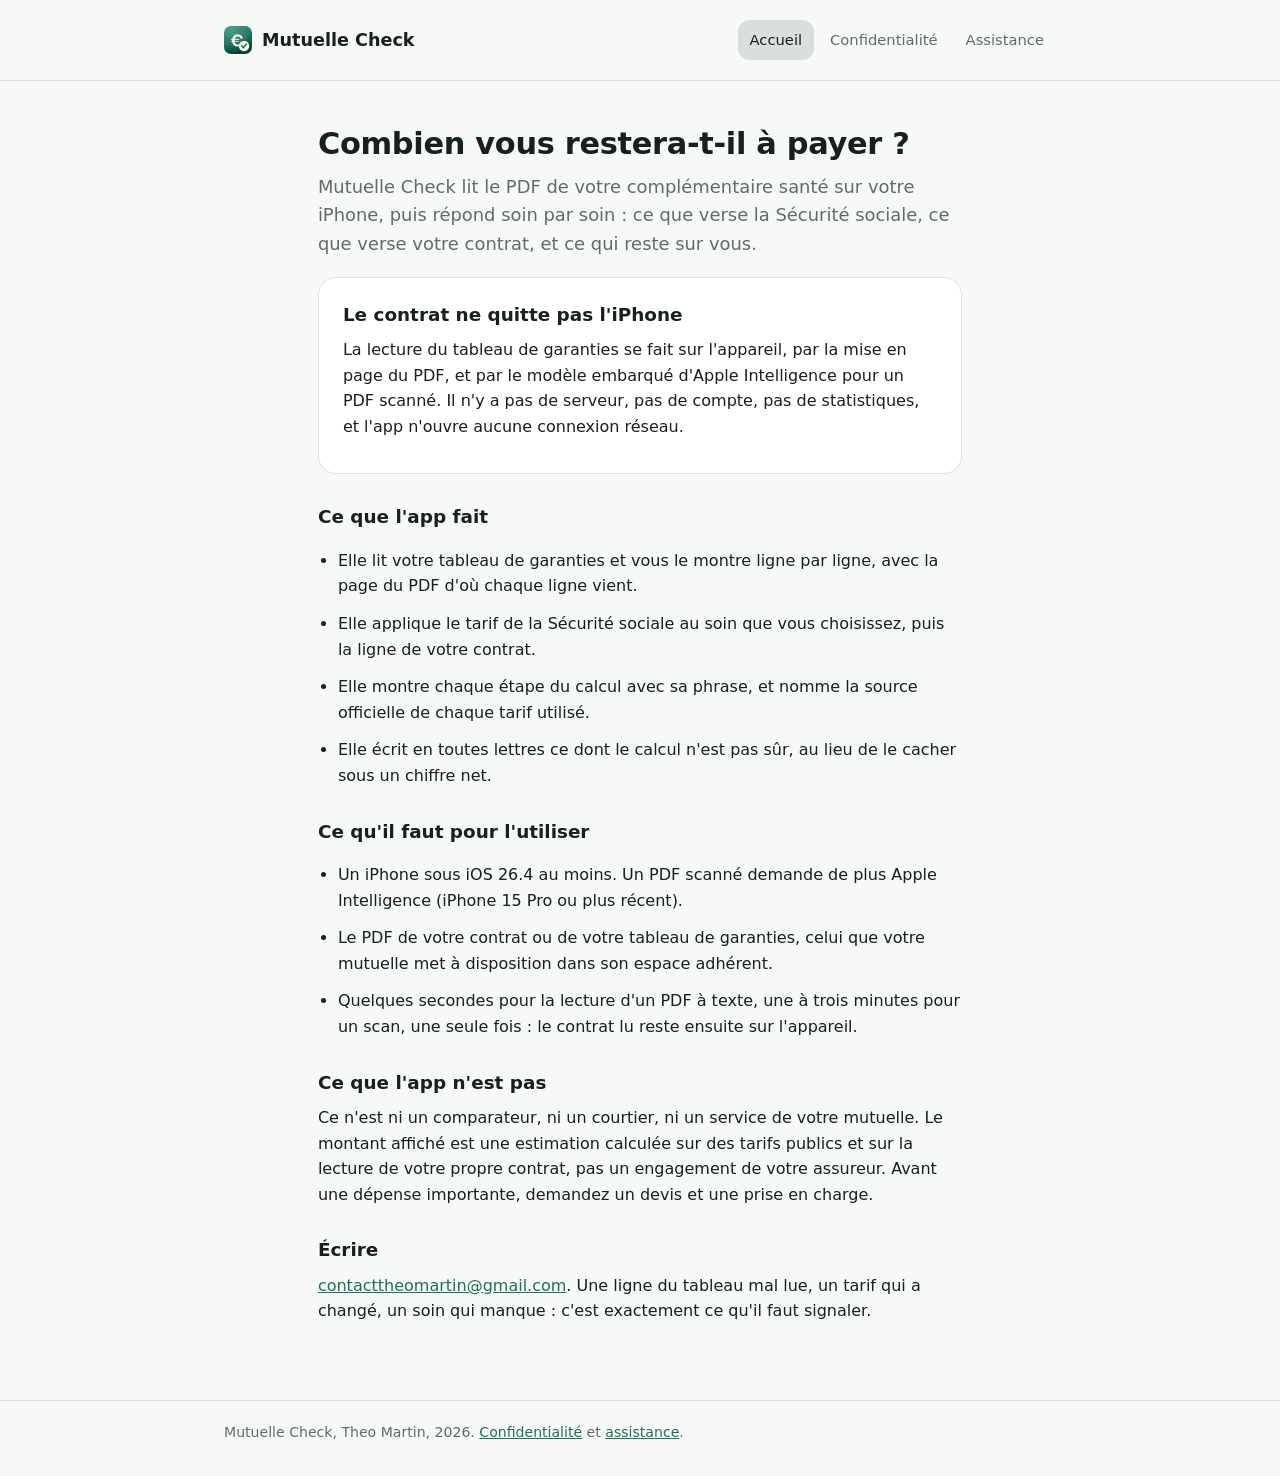
<file: index.html>
<!doctype html>
<html lang="fr">
<head>
<meta charset="utf-8">
<meta name="viewport" content="width=device-width, initial-scale=1">
<title>Mutuelle Check, ce que votre contrat rembourse vraiment</title>
<meta name="description" content="Mutuelle Check lit le PDF de votre complémentaire santé sur votre iPhone et vous dit, soin par soin, ce que verse la Sécu, ce que verse votre mutuelle et ce qui reste à votre charge.">
<link rel="icon" type="image/png" href="favicon.png">
<link rel="apple-touch-icon" href="favicon.png">
<link rel="stylesheet" href="style.css">
</head>
<body>

<header class="site">
  <div class="wrap">
    <a class="brand" href="./"><img src="favicon.png" alt=""> Mutuelle Check</a>
    <nav class="pages">
      <a href="./" aria-current="page">Accueil</a>
      <a href="privacy.html">Confidentialité</a>
      <a href="support.html">Assistance</a>
    </nav>
  </div>
</header>

<main>
  <div class="wrap measure">
    <h1>Combien vous restera-t-il à payer ?</h1>
    <p class="lead">Mutuelle Check lit le PDF de votre complémentaire santé sur votre iPhone, puis répond soin par soin : ce que verse la Sécurité sociale, ce que verse votre contrat, et ce qui reste sur vous.</p>

    <div class="card">
      <h2>Le contrat ne quitte pas l'iPhone</h2>
      <p>La lecture du tableau de garanties se fait sur l'appareil, par la mise en page du PDF, et par le modèle embarqué d'Apple Intelligence pour un PDF scanné. Il n'y a pas de serveur, pas de compte, pas de statistiques, et l'app n'ouvre aucune connexion réseau.</p>
    </div>

    <h2>Ce que l'app fait</h2>
    <ul>
      <li>Elle lit votre tableau de garanties et vous le montre ligne par ligne, avec la page du PDF d'où chaque ligne vient.</li>
      <li>Elle applique le tarif de la Sécurité sociale au soin que vous choisissez, puis la ligne de votre contrat.</li>
      <li>Elle montre chaque étape du calcul avec sa phrase, et nomme la source officielle de chaque tarif utilisé.</li>
      <li>Elle écrit en toutes lettres ce dont le calcul n'est pas sûr, au lieu de le cacher sous un chiffre net.</li>
    </ul>

    <h2>Ce qu'il faut pour l'utiliser</h2>
    <ul>
      <li>Un iPhone sous iOS 26.4 au moins. Un PDF scanné demande de plus Apple Intelligence (iPhone 15 Pro ou plus récent).</li>
      <li>Le PDF de votre contrat ou de votre tableau de garanties, celui que votre mutuelle met à disposition dans son espace adhérent.</li>
      <li>Quelques secondes pour la lecture d'un PDF à texte, une à trois minutes pour un scan, une seule fois : le contrat lu reste ensuite sur l'appareil.</li>
    </ul>

    <h2>Ce que l'app n'est pas</h2>
    <p>Ce n'est ni un comparateur, ni un courtier, ni un service de votre mutuelle. Le montant affiché est une estimation calculée sur des tarifs publics et sur la lecture de votre propre contrat, pas un engagement de votre assureur. Avant une dépense importante, demandez un devis et une prise en charge.</p>

    <h2>Écrire</h2>
    <p><a href="mailto:contacttheomartin@gmail.com">contacttheomartin@gmail.com</a>. Une ligne du tableau mal lue, un tarif qui a changé, un soin qui manque : c'est exactement ce qu'il faut signaler.</p>
  </div>
</main>

<footer class="site">
  <div class="wrap">Mutuelle Check, Theo Martin, 2026. <a href="privacy.html">Confidentialité</a> et <a href="support.html">assistance</a>.</div>
</footer>

</body>
</html>
</file>
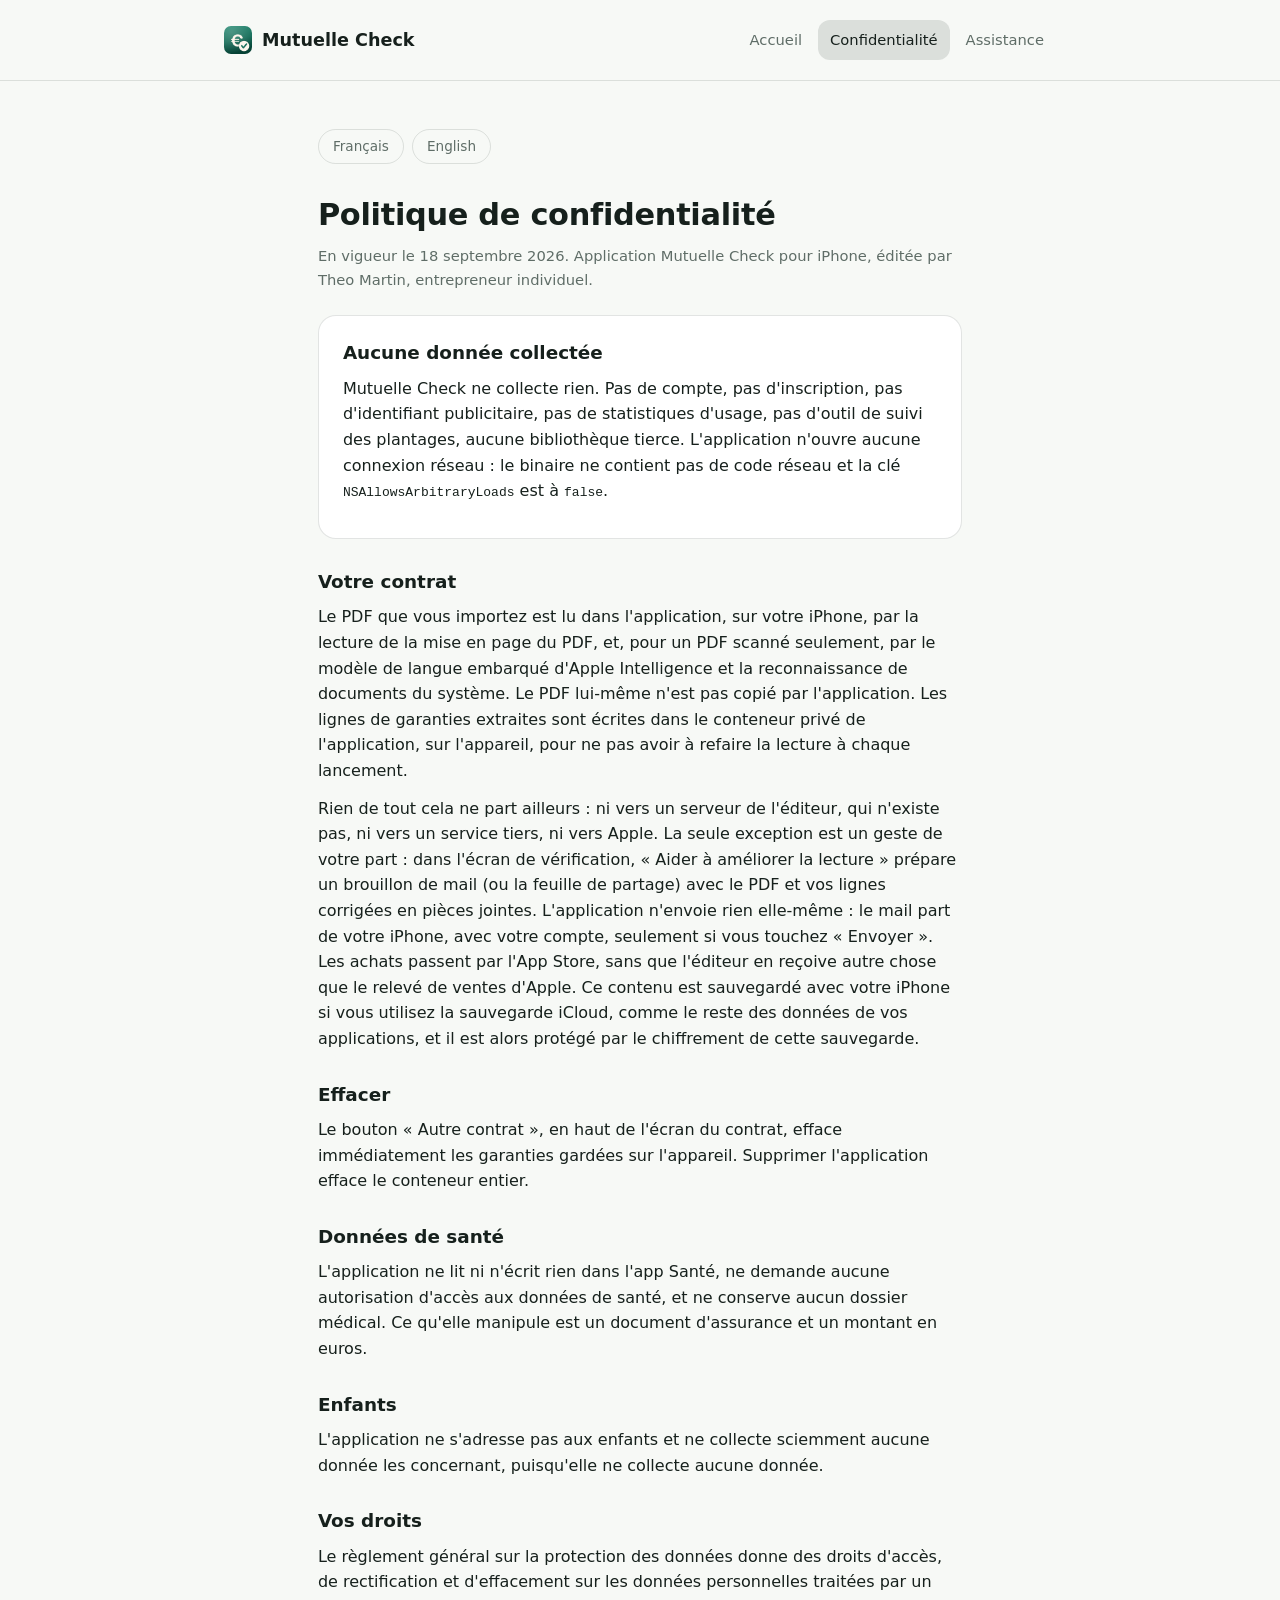
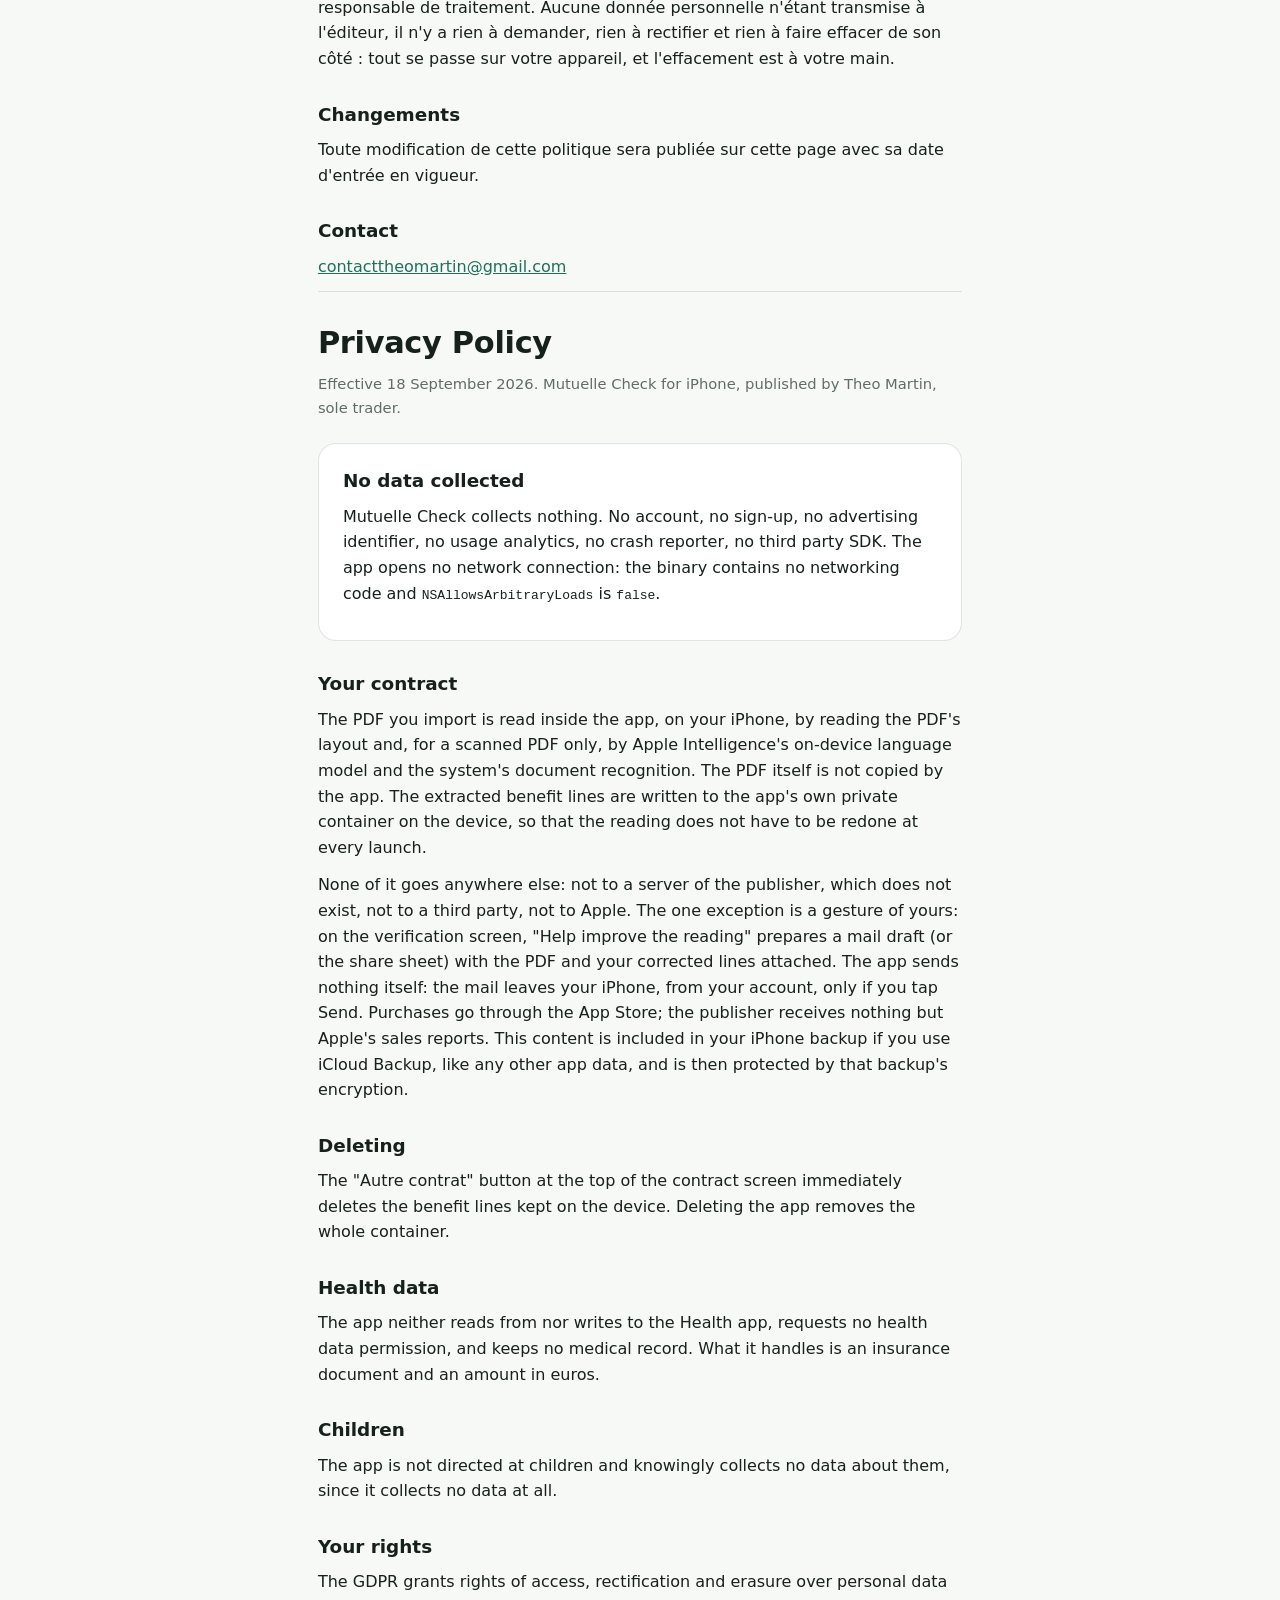
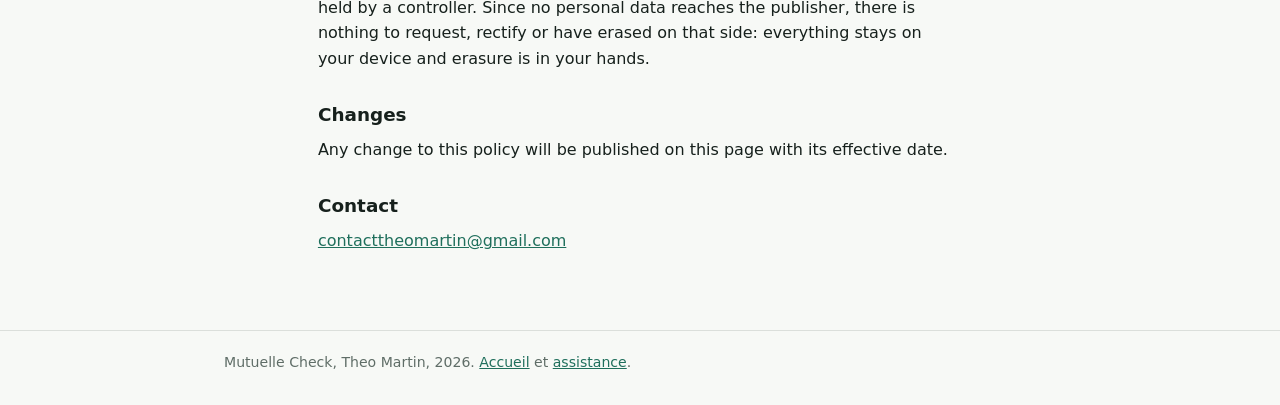
<file: privacy.html>
<!doctype html>
<html lang="fr">
<head>
<meta charset="utf-8">
<meta name="viewport" content="width=device-width, initial-scale=1">
<title>Mutuelle Check, politique de confidentialité / Privacy Policy</title>
<meta name="description" content="Mutuelle Check ne collecte aucune donnée : pas de compte, pas de serveur, pas de statistiques, aucune requête réseau. Le contrat est lu et gardé sur l'iPhone.">
<link rel="icon" type="image/png" href="favicon.png">
<link rel="apple-touch-icon" href="favicon.png">
<link rel="stylesheet" href="style.css">
</head>
<body>

<header class="site">
  <div class="wrap">
    <a class="brand" href="./"><img src="favicon.png" alt=""> Mutuelle Check</a>
    <nav class="pages">
      <a href="./">Accueil</a>
      <a href="privacy.html" aria-current="page">Confidentialité</a>
      <a href="support.html">Assistance</a>
    </nav>
  </div>
</header>

<main>
  <div class="wrap measure">
    <div class="lang-switch"><a href="#fr">Français</a><a href="#en">English</a></div>

    <section class="lang" id="fr">
      <h1>Politique de confidentialité</h1>
      <p class="effective">En vigueur le 18 septembre 2026. Application Mutuelle Check pour iPhone, éditée par Theo Martin, entrepreneur individuel.</p>

      <div class="card">
        <h2>Aucune donnée collectée</h2>
        <p>Mutuelle Check ne collecte rien. Pas de compte, pas d'inscription, pas d'identifiant publicitaire, pas de statistiques d'usage, pas d'outil de suivi des plantages, aucune bibliothèque tierce. L'application n'ouvre aucune connexion réseau : le binaire ne contient pas de code réseau et la clé <code>NSAllowsArbitraryLoads</code> est à <code>false</code>.</p>
      </div>

      <h2>Votre contrat</h2>
      <p>Le PDF que vous importez est lu dans l'application, sur votre iPhone, par la lecture de la mise en page du PDF, et, pour un PDF scanné seulement, par le modèle de langue embarqué d'Apple Intelligence et la reconnaissance de documents du système. Le PDF lui-même n'est pas copié par l'application. Les lignes de garanties extraites sont écrites dans le conteneur privé de l'application, sur l'appareil, pour ne pas avoir à refaire la lecture à chaque lancement.</p>
      <p>Rien de tout cela ne part ailleurs : ni vers un serveur de l'éditeur, qui n'existe pas, ni vers un service tiers, ni vers Apple. La seule exception est un geste de votre part : dans l'écran de vérification, « Aider à améliorer la lecture » prépare un brouillon de mail (ou la feuille de partage) avec le PDF et vos lignes corrigées en pièces jointes. L'application n'envoie rien elle-même : le mail part de votre iPhone, avec votre compte, seulement si vous touchez « Envoyer ». Les achats passent par l'App Store, sans que l'éditeur en reçoive autre chose que le relevé de ventes d'Apple. Ce contenu est sauvegardé avec votre iPhone si vous utilisez la sauvegarde iCloud, comme le reste des données de vos applications, et il est alors protégé par le chiffrement de cette sauvegarde.</p>

      <h2>Effacer</h2>
      <p>Le bouton « Autre contrat », en haut de l'écran du contrat, efface immédiatement les garanties gardées sur l'appareil. Supprimer l'application efface le conteneur entier.</p>

      <h2>Données de santé</h2>
      <p>L'application ne lit ni n'écrit rien dans l'app Santé, ne demande aucune autorisation d'accès aux données de santé, et ne conserve aucun dossier médical. Ce qu'elle manipule est un document d'assurance et un montant en euros.</p>

      <h2>Enfants</h2>
      <p>L'application ne s'adresse pas aux enfants et ne collecte sciemment aucune donnée les concernant, puisqu'elle ne collecte aucune donnée.</p>

      <h2>Vos droits</h2>
      <p>Le règlement général sur la protection des données donne des droits d'accès, de rectification et d'effacement sur les données personnelles traitées par un responsable de traitement. Aucune donnée personnelle n'étant transmise à l'éditeur, il n'y a rien à demander, rien à rectifier et rien à faire effacer de son côté : tout se passe sur votre appareil, et l'effacement est à votre main.</p>

      <h2>Changements</h2>
      <p>Toute modification de cette politique sera publiée sur cette page avec sa date d'entrée en vigueur.</p>

      <h2>Contact</h2>
      <p><a href="mailto:contacttheomartin@gmail.com">contacttheomartin@gmail.com</a></p>
    </section>

    <section class="lang" id="en">
      <h1>Privacy Policy</h1>
      <p class="effective">Effective 18 September 2026. Mutuelle Check for iPhone, published by Theo Martin, sole trader.</p>

      <div class="card">
        <h2>No data collected</h2>
        <p>Mutuelle Check collects nothing. No account, no sign-up, no advertising identifier, no usage analytics, no crash reporter, no third party SDK. The app opens no network connection: the binary contains no networking code and <code>NSAllowsArbitraryLoads</code> is <code>false</code>.</p>
      </div>

      <h2>Your contract</h2>
      <p>The PDF you import is read inside the app, on your iPhone, by reading the PDF's layout and, for a scanned PDF only, by Apple Intelligence's on-device language model and the system's document recognition. The PDF itself is not copied by the app. The extracted benefit lines are written to the app's own private container on the device, so that the reading does not have to be redone at every launch.</p>
      <p>None of it goes anywhere else: not to a server of the publisher, which does not exist, not to a third party, not to Apple. The one exception is a gesture of yours: on the verification screen, "Help improve the reading" prepares a mail draft (or the share sheet) with the PDF and your corrected lines attached. The app sends nothing itself: the mail leaves your iPhone, from your account, only if you tap Send. Purchases go through the App Store; the publisher receives nothing but Apple's sales reports. This content is included in your iPhone backup if you use iCloud Backup, like any other app data, and is then protected by that backup's encryption.</p>

      <h2>Deleting</h2>
      <p>The "Autre contrat" button at the top of the contract screen immediately deletes the benefit lines kept on the device. Deleting the app removes the whole container.</p>

      <h2>Health data</h2>
      <p>The app neither reads from nor writes to the Health app, requests no health data permission, and keeps no medical record. What it handles is an insurance document and an amount in euros.</p>

      <h2>Children</h2>
      <p>The app is not directed at children and knowingly collects no data about them, since it collects no data at all.</p>

      <h2>Your rights</h2>
      <p>The GDPR grants rights of access, rectification and erasure over personal data held by a controller. Since no personal data reaches the publisher, there is nothing to request, rectify or have erased on that side: everything stays on your device and erasure is in your hands.</p>

      <h2>Changes</h2>
      <p>Any change to this policy will be published on this page with its effective date.</p>

      <h2>Contact</h2>
      <p><a href="mailto:contacttheomartin@gmail.com">contacttheomartin@gmail.com</a></p>
    </section>
  </div>
</main>

<footer class="site">
  <div class="wrap">Mutuelle Check, Theo Martin, 2026. <a href="./">Accueil</a> et <a href="support.html">assistance</a>.</div>
</footer>

</body>
</html>
</file>
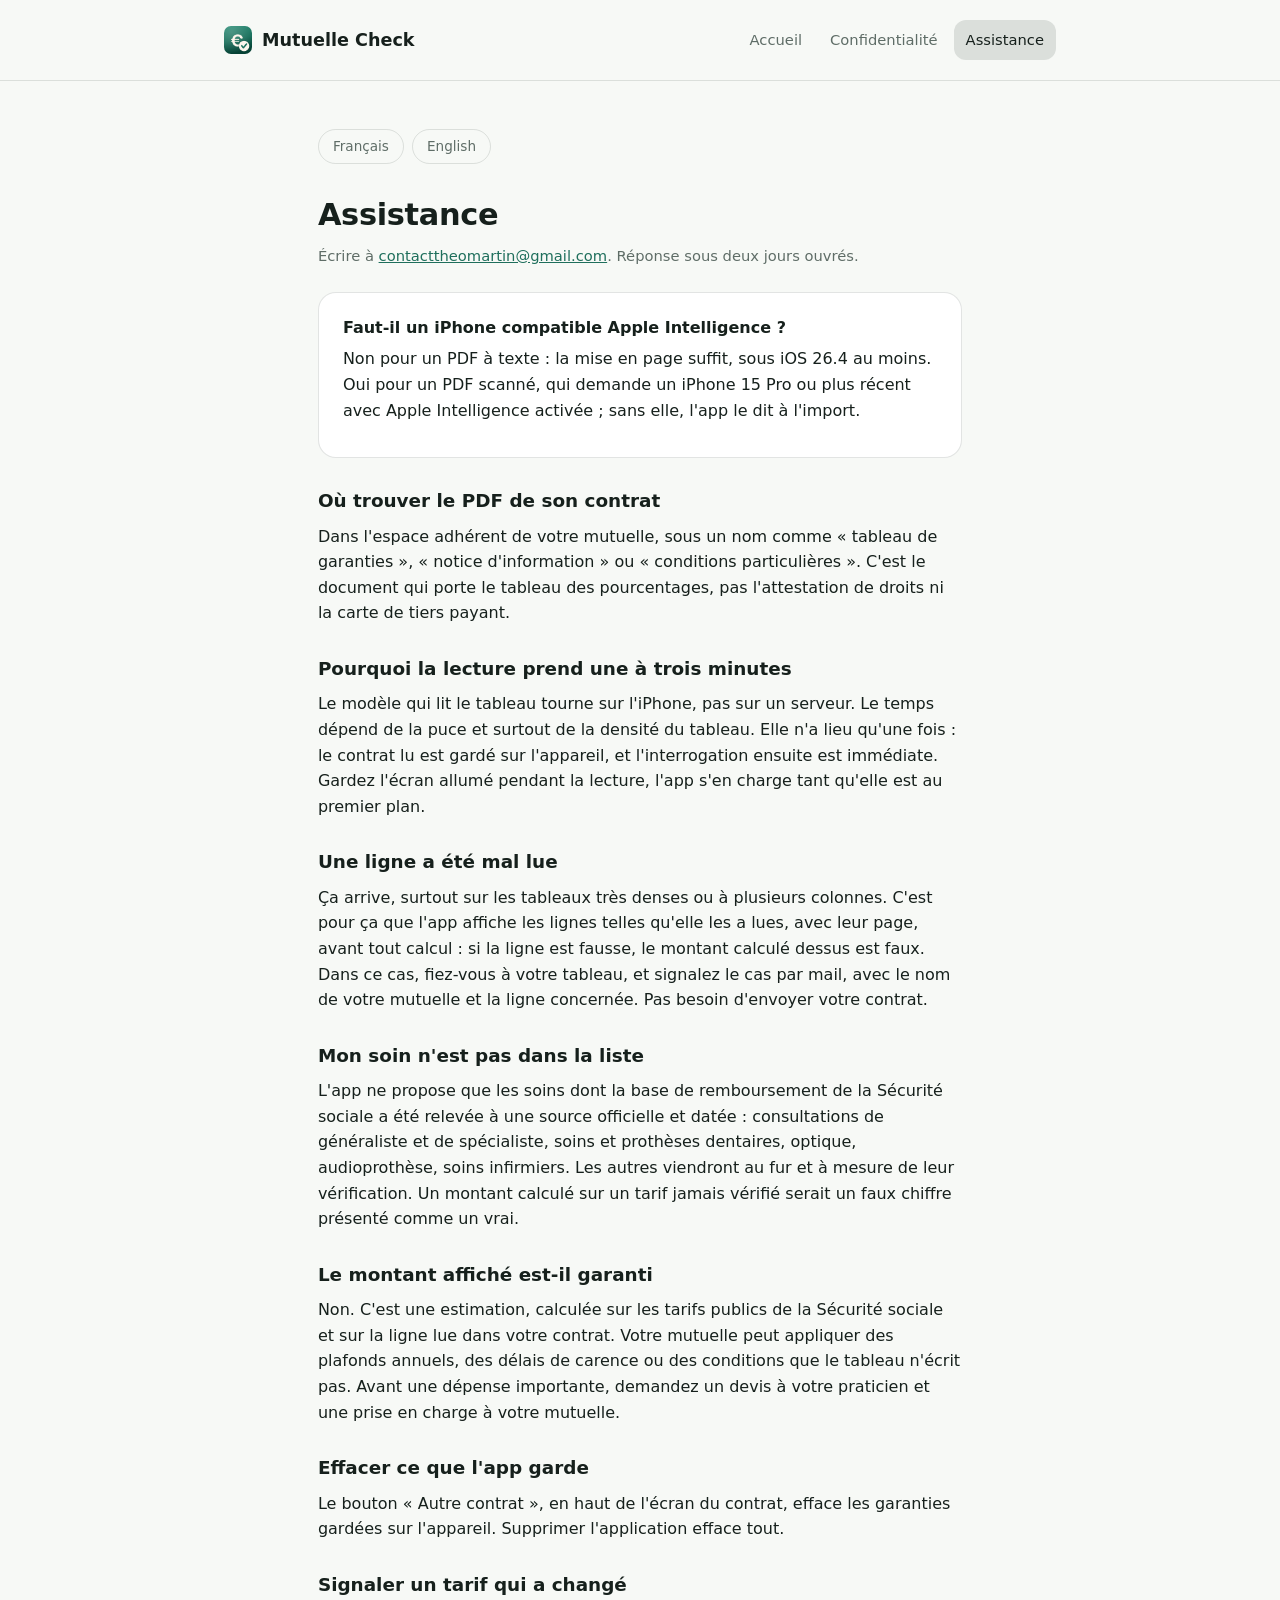
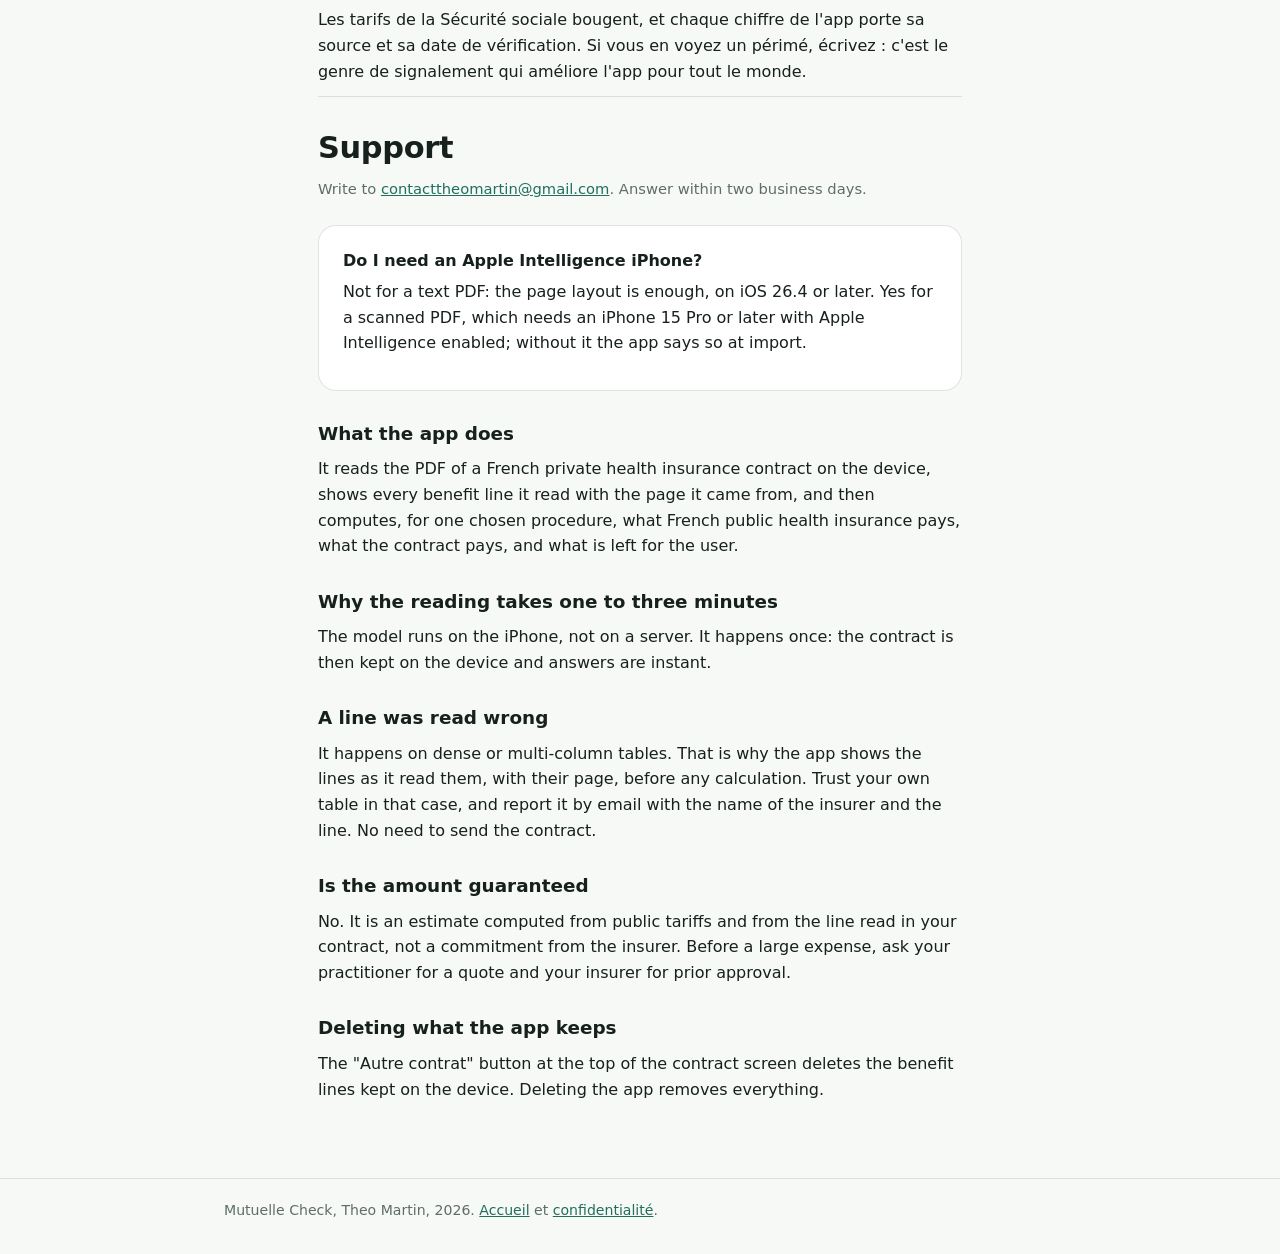
<file: support.html>
<!doctype html>
<html lang="fr">
<head>
<meta charset="utf-8">
<meta name="viewport" content="width=device-width, initial-scale=1">
<title>Mutuelle Check, assistance / Support</title>
<meta name="description" content="Assistance de l'application Mutuelle Check : ce qu'il faut pour l'utiliser, pourquoi la lecture prend quelques minutes, que faire d'une ligne mal lue, comment tout effacer.">
<link rel="icon" type="image/png" href="favicon.png">
<link rel="apple-touch-icon" href="favicon.png">
<link rel="stylesheet" href="style.css">
</head>
<body>

<header class="site">
  <div class="wrap">
    <a class="brand" href="./"><img src="favicon.png" alt=""> Mutuelle Check</a>
    <nav class="pages">
      <a href="./">Accueil</a>
      <a href="privacy.html">Confidentialité</a>
      <a href="support.html" aria-current="page">Assistance</a>
    </nav>
  </div>
</header>

<main>
  <div class="wrap measure">
    <div class="lang-switch"><a href="#fr">Français</a><a href="#en">English</a></div>

    <section class="lang" id="fr">
      <h1>Assistance</h1>
      <p class="effective">Écrire à <a href="mailto:contacttheomartin@gmail.com">contacttheomartin@gmail.com</a>. Réponse sous deux jours ouvrés.</p>

      <div class="card">
        <h3>Faut-il un iPhone compatible Apple Intelligence ?</h3>
        <p>Non pour un PDF à texte : la mise en page suffit, sous iOS 26.4 au moins. Oui pour un PDF scanné, qui demande un iPhone 15 Pro ou plus récent avec Apple Intelligence activée ; sans elle, l'app le dit à l'import.</p>
      </div>

      <h2>Où trouver le PDF de son contrat</h2>
      <p>Dans l'espace adhérent de votre mutuelle, sous un nom comme « tableau de garanties », « notice d'information » ou « conditions particulières ». C'est le document qui porte le tableau des pourcentages, pas l'attestation de droits ni la carte de tiers payant.</p>

      <h2>Pourquoi la lecture prend une à trois minutes</h2>
      <p>Le modèle qui lit le tableau tourne sur l'iPhone, pas sur un serveur. Le temps dépend de la puce et surtout de la densité du tableau. Elle n'a lieu qu'une fois : le contrat lu est gardé sur l'appareil, et l'interrogation ensuite est immédiate. Gardez l'écran allumé pendant la lecture, l'app s'en charge tant qu'elle est au premier plan.</p>

      <h2>Une ligne a été mal lue</h2>
      <p>Ça arrive, surtout sur les tableaux très denses ou à plusieurs colonnes. C'est pour ça que l'app affiche les lignes telles qu'elle les a lues, avec leur page, avant tout calcul : si la ligne est fausse, le montant calculé dessus est faux. Dans ce cas, fiez-vous à votre tableau, et signalez le cas par mail, avec le nom de votre mutuelle et la ligne concernée. Pas besoin d'envoyer votre contrat.</p>

      <h2>Mon soin n'est pas dans la liste</h2>
      <p>L'app ne propose que les soins dont la base de remboursement de la Sécurité sociale a été relevée à une source officielle et datée : consultations de généraliste et de spécialiste, soins et prothèses dentaires, optique, audioprothèse, soins infirmiers. Les autres viendront au fur et à mesure de leur vérification. Un montant calculé sur un tarif jamais vérifié serait un faux chiffre présenté comme un vrai.</p>

      <h2>Le montant affiché est-il garanti</h2>
      <p>Non. C'est une estimation, calculée sur les tarifs publics de la Sécurité sociale et sur la ligne lue dans votre contrat. Votre mutuelle peut appliquer des plafonds annuels, des délais de carence ou des conditions que le tableau n'écrit pas. Avant une dépense importante, demandez un devis à votre praticien et une prise en charge à votre mutuelle.</p>

      <h2>Effacer ce que l'app garde</h2>
      <p>Le bouton « Autre contrat », en haut de l'écran du contrat, efface les garanties gardées sur l'appareil. Supprimer l'application efface tout.</p>

      <h2>Signaler un tarif qui a changé</h2>
      <p>Les tarifs de la Sécurité sociale bougent, et chaque chiffre de l'app porte sa source et sa date de vérification. Si vous en voyez un périmé, écrivez : c'est le genre de signalement qui améliore l'app pour tout le monde.</p>
    </section>

    <section class="lang" id="en">
      <h1>Support</h1>
      <p class="effective">Write to <a href="mailto:contacttheomartin@gmail.com">contacttheomartin@gmail.com</a>. Answer within two business days.</p>

      <div class="card">
        <h3>Do I need an Apple Intelligence iPhone?</h3>
        <p>Not for a text PDF: the page layout is enough, on iOS 26.4 or later. Yes for a scanned PDF, which needs an iPhone 15 Pro or later with Apple Intelligence enabled; without it the app says so at import.</p>
      </div>

      <h2>What the app does</h2>
      <p>It reads the PDF of a French private health insurance contract on the device, shows every benefit line it read with the page it came from, and then computes, for one chosen procedure, what French public health insurance pays, what the contract pays, and what is left for the user.</p>

      <h2>Why the reading takes one to three minutes</h2>
      <p>The model runs on the iPhone, not on a server. It happens once: the contract is then kept on the device and answers are instant.</p>

      <h2>A line was read wrong</h2>
      <p>It happens on dense or multi-column tables. That is why the app shows the lines as it read them, with their page, before any calculation. Trust your own table in that case, and report it by email with the name of the insurer and the line. No need to send the contract.</p>

      <h2>Is the amount guaranteed</h2>
      <p>No. It is an estimate computed from public tariffs and from the line read in your contract, not a commitment from the insurer. Before a large expense, ask your practitioner for a quote and your insurer for prior approval.</p>

      <h2>Deleting what the app keeps</h2>
      <p>The "Autre contrat" button at the top of the contract screen deletes the benefit lines kept on the device. Deleting the app removes everything.</p>
    </section>
  </div>
</main>

<footer class="site">
  <div class="wrap">Mutuelle Check, Theo Martin, 2026. <a href="./">Accueil</a> et <a href="privacy.html">confidentialité</a>.</div>
</footer>

</body>
</html>
</file>
<file: style.css>
:root {
  --bg: #F7F9F6;
  --surface: #FFFFFF;
  --ink: #16201C;
  --muted: #5F6D67;
  --accent: #1F6F5C;
  --border: rgba(22, 32, 28, 0.12);
  --radius: 18px;
}
@media (prefers-color-scheme: dark) {
  :root {
    --bg: #0E1412;
    --surface: #17201D;
    --ink: #EEF4F0;
    --muted: #9DACA5;
    --accent: #4EC49B;
    --border: rgba(238, 244, 240, 0.14);
  }
}
* { box-sizing: border-box; }
body {
  margin: 0;
  background: var(--bg);
  color: var(--ink);
  font-family: -apple-system, BlinkMacSystemFont, "Segoe UI", system-ui, sans-serif;
  line-height: 1.6;
}
a { color: var(--accent); }
.wrap { max-width: 880px; margin: 0 auto; padding: 0 24px; }
header.site { border-bottom: 1px solid var(--border); }
header.site .wrap {
  display: flex; align-items: center; justify-content: space-between;
  flex-wrap: wrap; gap: 12px; padding-top: 20px; padding-bottom: 20px;
}
.brand { display: flex; align-items: center; gap: 10px; font-weight: 700; font-size: 1.1rem; color: var(--ink); text-decoration: none; }
.brand img { width: 28px; height: 28px; border-radius: 7px; }
nav.pages { display: flex; flex-wrap: wrap; gap: 4px; }
nav.pages a { color: var(--muted); text-decoration: none; font-size: 0.92rem; padding: 8px 12px; border-radius: 12px; }
nav.pages a:hover, nav.pages a[aria-current="page"] { background: var(--border); color: var(--ink); }
main { padding: 44px 0 64px; }
.measure { max-width: 68ch; }
h1 { font-size: 1.9rem; line-height: 1.25; margin: 0 0 10px; letter-spacing: -0.01em; }
.effective { color: var(--muted); font-size: 0.92rem; margin: 0 0 24px; }
h2 { font-size: 1.15rem; margin: 28px 0 8px; }
h3 { font-size: 1rem; margin: 20px 0 6px; }
p, li { margin: 0 0 12px; }
ul { padding-left: 20px; }
.lead { font-size: 1.12rem; color: var(--muted); }
.lang-switch { display: flex; gap: 8px; margin: 4px 0 32px; }
.lang-switch a { text-decoration: none; color: var(--muted); border: 1px solid var(--border); border-radius: 999px; padding: 6px 14px; font-size: 0.85rem; }
.lang-switch a:hover { color: var(--ink); border-color: var(--accent); }
section.lang { padding-top: 32px; border-top: 1px solid var(--border); }
section.lang:first-of-type { padding-top: 0; border-top: none; }
.card { background: var(--surface); border: 1px solid var(--border); border-radius: var(--radius); padding: 22px 24px; margin: 18px 0; }
.card h2, .card h3 { margin-top: 0; }
footer.site { border-top: 1px solid var(--border); color: var(--muted); font-size: 0.88rem; }
footer.site .wrap { padding-top: 20px; padding-bottom: 32px; }
</file>
